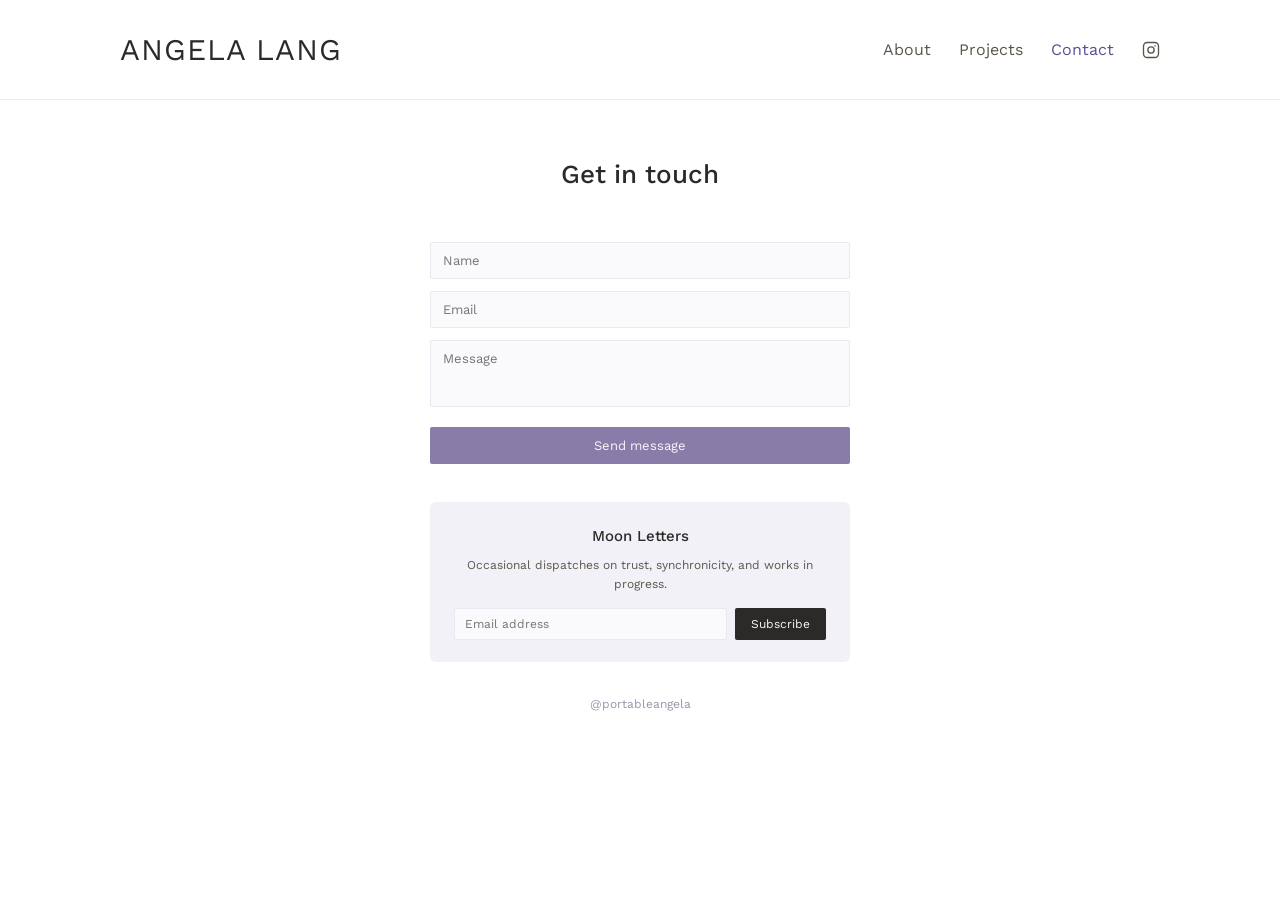
<file: contact.html>
<!DOCTYPE html>
<html lang="en">
<head>
<meta charset="UTF-8">
<meta name="viewport" content="width=device-width, initial-scale=1.0">
<title>Contact &mdash; Angela Lang</title>
<link rel="preconnect" href="https://fonts.googleapis.com">
<link href="https://fonts.googleapis.com/css2?family=Work+Sans:wght@400;500&display=swap" rel="stylesheet">
<link rel="stylesheet" href="css/style.css">
</head>
<body>

<header class="site-header">
  <div class="wrap nav-row">
    <a href="index.html" class="wordmark">Angela Lang</a>
    <button class="menu-toggle" aria-label="Menu">&#9776;</button>
    <nav class="primary-nav">
      <a href="about.html">About</a>
      <div class="nav-dropdown" tabindex="0">
        <a href="literary.html">Projects</a>
        <div class="nav-dropdown-menu">
          <a href="literary.html">Literary</a>
          <a href="series.html">Visual</a>
          <a href="collaborations.html">Collaborative</a>
        </div>
      </div>
      <a href="contact.html" class="active">Contact</a>
      <a href="https://www.instagram.com/portableangela/" target="_blank" rel="noopener" class="nav-icon" aria-label="Instagram"><svg width="18" height="18" viewBox="0 0 24 24" fill="none" stroke="currentColor" stroke-width="1.8"><rect x="2" y="2" width="20" height="20" rx="5"/><circle cx="12" cy="12" r="4.2"/><circle cx="17.4" cy="6.6" r="1.1" fill="currentColor" stroke="none"/></svg></a>
      <button class="lang-toggle">EN / ES</button>
    </nav>
  </div>
</header>

<main class="wrap">
  <div class="contact-hero">
    <h1 data-contact-heading></h1>
    <p data-contact-sub></p>
  </div>

  <form class="contact-form" data-contact-form method="POST">
    <input type="text" name="name" placeholder="Name" required>
    <input type="email" name="email" placeholder="Email" required>
    <textarea name="message" rows="3" placeholder="Message" required></textarea>
    <button type="submit">Send message</button>
  </form>

  <div class="newsletter-box">
    <h2 data-newsletter-heading></h2>
    <p data-newsletter-sub></p>
    <form class="newsletter-form" data-newsletter-form method="POST">
      <input type="email" name="email" placeholder="Email address" required>
      <button type="submit">Subscribe</button>
    </form>
  </div>

  <div class="contact-social">
    <a data-social-ig href="#" target="_blank" rel="noopener"></a>
  </div>
</main>


<script src="content.js"></script>
<script src="js/main.js"></script>
<script>renderContact();</script>
</body>
</html>
</file>
<file: css/style.css>
/* ---- tokens ---- */
:root {
  --bg: #FFFFFF;
  --bg-alt: #F7F6FA;
  --surface: #F3F1F8;
  --surface-alt: #FAF9FC;
  --border: #EAE8F1;
  --ink: #2B2A28;
  --text-secondary: #5B564C;
  --text-muted: #9A94A8;
  --accent: #8A7CA8;
  --accent-text: #5A4E92;
  --accent-strong: #6F5F9E;

  --font-display: 'Work Sans', sans-serif;
  --font-body: 'Work Sans', sans-serif;
}

* { box-sizing: border-box; }

html { scroll-behavior: smooth; }

body {
  margin: 0;
  background: var(--bg);
  color: var(--ink);
  font-family: var(--font-body);
  font-size: 16px;
  line-height: 1.7;
  -webkit-font-smoothing: antialiased;
}

a { color: inherit; text-decoration: none; }
img { max-width: 100%; display: block; }

.eyebrow {
  font-family: var(--font-display);
  font-size: 13px;
  letter-spacing: 0.06em;
  text-transform: uppercase;
  color: var(--accent-text);
}

/* ---- layout shell ---- */
.wrap {
  max-width: 1040px;
  margin: 0 auto;
  padding: 0 40px;
}

@media (max-width: 640px) {
  .wrap { padding: 0 20px; }
}

/* ---- header / nav ---- */
header.site-header {
  border-bottom: 0.5px solid var(--border);
}

.nav-row {
  display: flex;
  justify-content: space-between;
  align-items: center;
  padding: 24px 0;
}

.wordmark {
  font-family: var(--font-display);
  font-size: 30px;
  text-transform: uppercase;
  letter-spacing: 0.03em;
  color: var(--ink);
}

nav.primary-nav {
  display: flex;
  align-items: center;
  gap: 28px;
  font-size: 16px;
  color: var(--text-secondary);
}

nav.primary-nav a:hover,
nav.primary-nav a.active { color: var(--accent-text); }

.nav-dropdown { position: relative; }

.nav-dropdown-menu {
  position: absolute;
  top: 26px;
  left: -12px;
  background: var(--bg);
  border: 0.5px solid var(--border);
  border-radius: 6px;
  padding: 8px 0;
  min-width: 150px;
  box-shadow: 0 8px 24px rgba(43,42,40,0.06);
  display: none;
  z-index: 20;
}

.nav-dropdown:hover .nav-dropdown-menu,
.nav-dropdown:focus-within .nav-dropdown-menu { display: block; }

.nav-dropdown-menu a {
  display: block;
  padding: 8px 16px;
  font-size: 13px;
  color: var(--text-secondary);
}

.nav-dropdown-menu a:hover { color: var(--accent-text); background: var(--surface-alt); }

.lang-toggle {
  display: none;
  border: 0.5px solid var(--accent);
  color: var(--accent-text);
  border-radius: 14px;
  padding: 4px 12px;
  font-size: 12px;
  background: none;
  cursor: pointer;
  font-family: var(--font-body);
}

.nav-icon {
  display: flex;
  align-items: center;
  color: var(--text-secondary);
}

.nav-icon:hover { color: var(--accent-text); }

.menu-toggle {
  display: none;
  background: none;
  border: none;
  font-size: 22px;
  color: var(--ink);
  cursor: pointer;
}

@media (max-width: 760px) {
  nav.primary-nav { display: none; }
  .menu-toggle { display: block; }
  nav.primary-nav.open {
    display: flex;
    flex-direction: column;
    align-items: flex-start;
    gap: 14px;
    position: absolute;
    top: 68px;
    left: 0;
    right: 0;
    background: var(--bg);
    border-bottom: 0.5px solid var(--border);
    padding: 20px 40px;
    z-index: 30;
  }
  .nav-dropdown-menu { position: static; box-shadow: none; border: none; padding: 4px 0 0 12px; }
}

/* ---- hero ---- */
.hero {
  text-align: center;
  padding: 64px 0 48px;
}

.hero h1 {
  font-family: var(--font-body);
  font-weight: 400;
  font-size: 34px;
  letter-spacing: 0.01em;
  line-height: 1.3;
  color: var(--ink);
  max-width: 560px;
  margin: 0 auto 18px;
}

.hero p {
  font-size: 17px;
  color: var(--text-secondary);
  max-width: 480px;
  margin: 0 auto;
}

/* ---- section labels ---- */
.section-label {
  font-family: var(--font-display);
  font-weight: 400;
  font-size: 18px;
  text-transform: uppercase;
  letter-spacing: 0.05em;
  color: var(--text-muted);
  margin: 40px 0 32px;
}

/* ---- project grid / cards ---- */
.project-grid {
  display: grid;
  grid-template-columns: repeat(3, 1fr);
  gap: 16px;
  margin-bottom: 48px;
}

.project-grid--cols-3 {
  grid-template-columns: repeat(3, 1fr);
}

.project-grid--cols-4 {
  grid-template-columns: repeat(4, 1fr);
}

.project-grid--cols-3 .project-card,
.project-grid--cols-4 .project-card {
  aspect-ratio: 3 / 4;
}

@media (max-width: 760px) {
  .project-grid--cols-3,
  .project-grid--cols-4 { grid-template-columns: repeat(2, 1fr); }
}

@media (max-width: 480px) {
  .project-grid--cols-3,
  .project-grid--cols-4 { grid-template-columns: 1fr; }
}

@media (max-width: 640px) {
  .project-grid { grid-template-columns: 1fr 1fr; }
}

.project-card {
  background: var(--surface);
  border-radius: 2px;
  aspect-ratio: 4 / 5;
  display: flex;
  align-items: flex-end;
  padding: 14px;
  transition: background 0.15s ease;
  position: relative;
  overflow: hidden;
}

.project-grid--cols-3 .project-card,
.project-grid--cols-4 .project-card {
  align-items: flex-end;
}

.photo-fill {
  position: absolute;
  inset: 0;
  width: 100%;
  height: 100%;
  object-fit: cover;
  border-radius: inherit;
}

.photo-fill + * {
  position: relative;
  z-index: 1;
}

.project-card.has-photo::before {
  content: "";
  position: absolute;
  inset: 0;
  background: linear-gradient(to top, rgba(0, 0, 0, 0.55) 0%, rgba(0, 0, 0, 0.15) 45%, rgba(0, 0, 0, 0) 70%);
  z-index: 1;
}

.project-card.has-photo .tag,
.project-card.has-photo .title {
  color: #FFFFFF;
  position: relative;
  z-index: 2;
}

.project-card:hover { background: #ECE9F5; }

.project-card .tag {
  font-family: var(--font-display);
  font-size: 18px;
  color: var(--ink);
  display: block;
}

.project-card .title {
  font-size: 11px;
  color: var(--text-muted);
}

/* ---- project category intro ---- */
.category-intro {
  max-width: none;
  color: var(--text-secondary);
  font-size: 15px;
  line-height: 1.7;
  margin: 0 0 40px;
  text-align: justify;
}

/* ---- project detail ---- */
.detail-meta {
  font-size: 11px;
  color: var(--text-muted);
  text-transform: uppercase;
  letter-spacing: 0.05em;
  margin-bottom: 8px;
}

.detail-title {
  font-family: var(--font-display);
  font-weight: 500;
  font-size: 28px;
  color: var(--ink);
  margin: 0 0 14px;
}

.detail-description {
  font-size: 15px;
  color: var(--text-secondary);
  max-width: 800px;
  margin-bottom: 22px;
  text-align: justify;
}

.detail-body {
  font-size: 15px;
  color: var(--text-secondary);
  max-width: 800px;
  margin-bottom: 28px;
  text-align: justify;
}

.detail-image {
  position: relative;
  overflow: hidden;
  background: var(--surface);
  border-radius: 2px;
  aspect-ratio: 16 / 10;
  max-width: 800px;
  margin: 28px 0 32px;
}

.detail-image-caption {
  font-size: 13px;
  color: var(--text-secondary);
  max-width: 800px;
  margin: 0 0 28px;
}

.detail-gallery {
  display: grid;
  grid-template-columns: repeat(3, 1fr);
  gap: 12px;
  max-width: 800px;
  margin: 28px 0 8px;
}

.detail-gallery-frame {
  position: relative;
  overflow: hidden;
  background: var(--surface);
  border-radius: 2px;
  aspect-ratio: 4 / 5;
}

.detail-carousel {
  position: relative;
  max-width: 800px;
  margin: 28px 0 32px;
}

.detail-carousel-viewport {
  overflow: hidden;
  border-radius: 2px;
}

.detail-carousel-track {
  display: flex;
  transition: transform 0.3s ease;
}

.detail-carousel-frame {
  position: relative;
  overflow: hidden;
  flex: 0 0 100%;
  background: var(--surface);
  aspect-ratio: 16 / 10;
}

.carousel-arrow {
  position: absolute;
  top: 50%;
  transform: translateY(-50%);
  width: 32px;
  height: 32px;
  border-radius: 50%;
  border: 0.5px solid var(--border);
  background: rgba(255, 255, 255, 0.85);
  color: var(--ink);
  font-size: 15px;
  display: flex;
  align-items: center;
  justify-content: center;
  cursor: pointer;
}

.carousel-arrow:hover { background: var(--bg); color: var(--accent-text); }
.carousel-arrow--prev { left: 10px; }
.carousel-arrow--next { right: 10px; }

.carousel-dots {
  display: flex;
  justify-content: center;
  gap: 8px;
  margin-top: 12px;
}

.carousel-dot {
  width: 7px;
  height: 7px;
  border-radius: 50%;
  border: none;
  background: var(--border);
  padding: 0;
  cursor: pointer;
}

.carousel-dot.active { background: var(--accent); }

.detail-carousel-caption {
  display: none;
  font-size: 13px;
  color: var(--text-secondary);
  text-align: center;
  margin-top: 10px;
}

.detail-carousel-caption.active { display: block; }

@media (max-width: 640px) {
  .detail-gallery { grid-template-columns: repeat(3, 1fr); gap: 8px; }
}

.detail-links {
  margin-top: 44px;
}

.detail-links a {
  display: block;
  color: var(--accent-text);
  font-size: 14px;
  margin-bottom: 16px;
}

.detail-links a:hover { text-decoration: underline; }

.back-link {
  display: inline-block;
  font-size: 13px;
  color: var(--text-muted);
  margin-bottom: 24px;
}

.back-link:hover { color: var(--accent-text); }

/* ---- about page ---- */
.about-photo-large {
  position: relative;
  overflow: hidden;
  background: var(--surface);
  border-radius: 2px;
  aspect-ratio: 16 / 10;
  max-width: 800px;
  margin: 40px 0 32px;
}

.about-bio {
  font-size: 15px;
  color: var(--text-secondary);
  text-align: justify;
  margin-bottom: 8px;
}

.list-block {
  font-size: 15px;
  color: var(--text-secondary);
  line-height: 1.9;
  margin: 0 0 56px;
}

.cv-heading {
  font-family: var(--font-display);
  font-weight: 400;
  font-size: 18px;
  text-transform: uppercase;
  letter-spacing: 0.05em;
  color: var(--text-muted);
  margin: 0 0 16px;
}

/* ---- contact page ---- */
.contact-hero {
  text-align: center;
  padding: 52px 0 8px;
}

.contact-hero h1 {
  font-family: var(--font-display);
  font-weight: 500;
  font-size: 26px;
  margin: 0 0 10px;
}

.contact-hero p {
  font-size: 14px;
  color: var(--text-secondary);
  max-width: 400px;
  margin: 0 auto;
}

.contact-form {
  max-width: 420px;
  margin: 28px auto 0;
}

.contact-form input,
.contact-form textarea {
  width: 100%;
  background: var(--surface-alt);
  border: 0.5px solid var(--border);
  border-radius: 2px;
  padding: 10px 12px;
  font-size: 13px;
  color: var(--ink);
  font-family: var(--font-body);
  margin-bottom: 12px;
  resize: none;
}

.contact-form button {
  width: 100%;
  background: var(--accent);
  color: #F7F6FA;
  border: none;
  padding: 11px;
  border-radius: 2px;
  font-size: 13px;
  font-family: var(--font-body);
  cursor: pointer;
}

.contact-form button:hover { background: var(--accent-strong); }

.newsletter-box {
  max-width: 420px;
  margin: 38px auto 0;
  padding: 22px 24px;
  background: var(--surface);
  border-radius: 6px;
  text-align: center;
}

.newsletter-box h2 {
  font-family: var(--font-display);
  font-weight: 500;
  font-size: 15px;
  margin: 0 0 6px;
}

.newsletter-box p {
  font-size: 12px;
  color: var(--text-secondary);
  margin: 0 0 14px;
  line-height: 1.6;
}

.newsletter-form {
  display: flex;
  gap: 8px;
}

.newsletter-form input {
  flex: 1;
  background: var(--surface-alt);
  border: 0.5px solid var(--border);
  border-radius: 2px;
  padding: 8px 10px;
  font-size: 12px;
  color: var(--ink);
  font-family: var(--font-body);
}

.newsletter-form button {
  background: var(--ink);
  color: var(--bg-alt);
  border: none;
  padding: 8px 16px;
  border-radius: 2px;
  font-size: 12px;
  font-family: var(--font-body);
  white-space: nowrap;
  cursor: pointer;
}

.contact-social {
  text-align: center;
  font-size: 12px;
  color: var(--text-muted);
  padding: 32px 0 0;
}

/* ---- footer ---- */
footer.site-footer {
  border-top: 0.5px solid var(--border);
  padding: 22px 0;
  display: flex;
  justify-content: space-between;
  font-size: 12px;
  color: var(--text-muted);
  margin-top: 24px;
}

/* ---- focus visibility ---- */
a:focus-visible, button:focus-visible, input:focus-visible, textarea:focus-visible {
  outline: 2px solid var(--accent);
  outline-offset: 2px;
}

@media (prefers-reduced-motion: reduce) {
  html { scroll-behavior: auto; }
  * { transition: none !important; }
}
</file>
